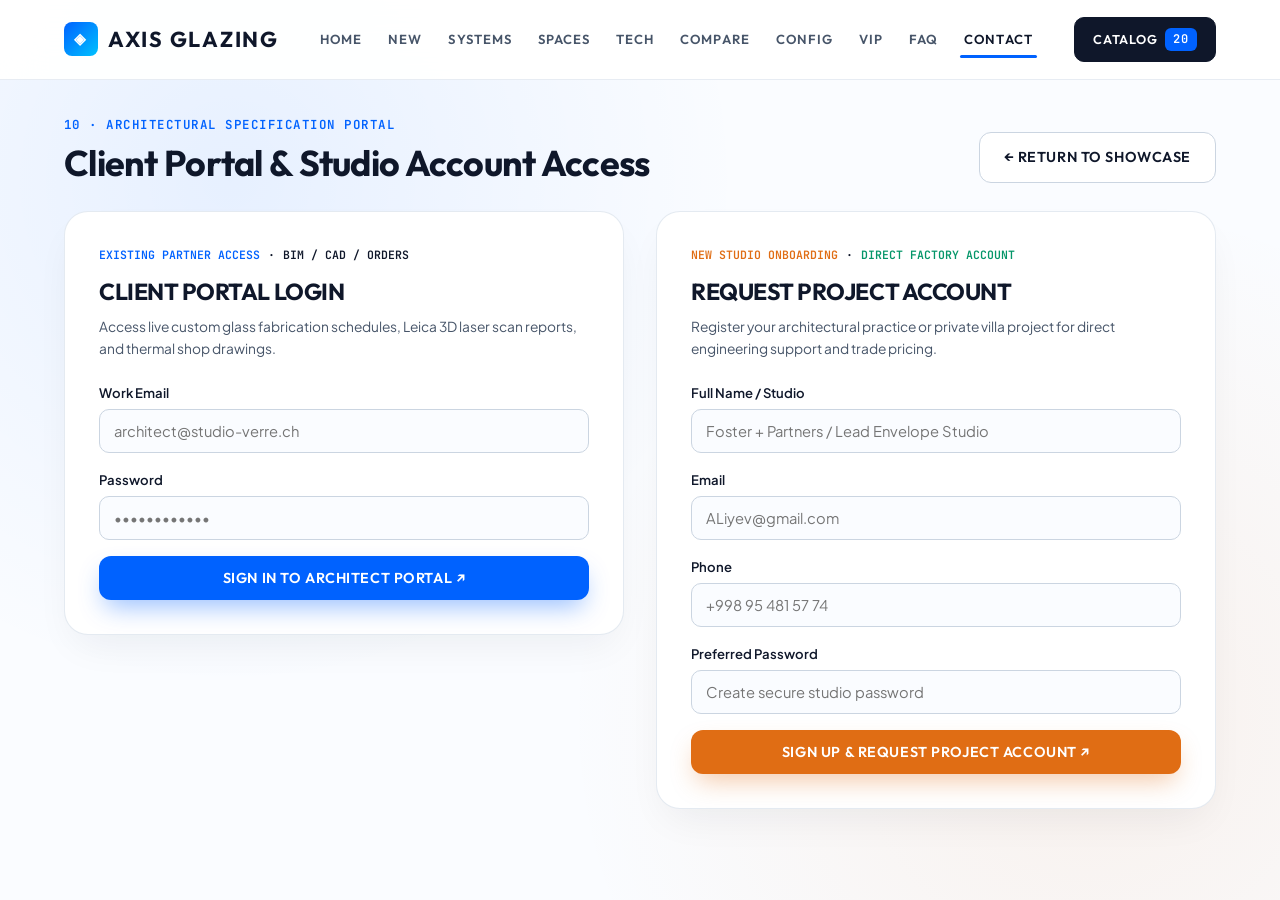
<file: contact.html>
<!doctype html>
<html lang="en">
  <head>
    <meta charset="UTF-8" />
    <meta name="viewport" content="width=device-width, initial-scale=1.0" />
    <title>AXIS — Client Portal &amp; Project Account Access</title>
    <meta
      name="description"
      content="AXIS Architectural Glazing client portal login and studio project account registration."
    />
    <link rel="icon" type="image/x-icon" href="https://encrypted-tbn0.gstatic.com/images?q=tbn:ANd9GcRFDF_EbwtqqjIY_pFu9XllsJevfpVucaTYqhqwgW6tQA&s=10" />
    <link rel="stylesheet" href="style.css" />
  </head>
  <body class="standalone-contact">
    <header class="axis-navbar">
      <div class="container navbar-inner">
        <a href="index.html" class="brand-logo">
          <span class="brand-mark">◈</span>
          <span>AXIS GLAZING</span>
        </a>
        <nav aria-label="Primary Architectural Navigation">
          <ul class="nav-menu">
            <li><a href="index.html#page-home" class="nav-link">HOME</a></li>
            <li><a href="index.html#page-arrivals" class="nav-link">NEW</a></li>
            <li>
              <a href="index.html#page-systems" class="nav-link">SYSTEMS</a>
            </li>
            <li>
              <a href="index.html#page-spaces" class="nav-link">SPACES</a>
            </li>
            <li><a href="index.html#page-tech" class="nav-link">TECH</a></li>
            <li>
              <a href="index.html#page-compare" class="nav-link">COMPARE</a>
            </li>
            <li>
              <a href="index.html#page-config" class="nav-link">CONFIG</a>
            </li>
            <li><a href="index.html#page-vip" class="nav-link">VIP</a></li>
            <li><a href="index.html#page-faq" class="nav-link">FAQ</a></li>
            <li><a href="contact.html" class="nav-link active">CONTACT</a></li>
          </ul>
        </nav>
        <div class="nav-actions">
          <a
            href="index.html#page-systems"
            class="quote-trigger-btn"
            style="text-decoration: none"
          >
            <span>CATALOG</span>
            <span class="quote-count-badge">20</span>
          </a>
        </div>
      </div>
    </header>

    <section
      id="contact-view"
      aria-label="Client Portal Login and Project Account Registration"
    >
      <div class="container">
        <div class="section-header" style="margin-bottom: 28px">
          <div>
            <span class="section-eyebrow"
              >10 · ARCHITECTURAL SPECIFICATION PORTAL</span
            >
            <h1 class="section-title">
              Client Portal &amp; Studio Account Access
            </h1>
          </div>
          <a href="index.html" class="btn-secondary">← RETURN TO SHOWCASE</a>
        </div>

        <div class="contact-portal-grid">
          <div class="portal-card">
            <div class="tag-row">
              <span class="tag-cobalt">EXISTING PARTNER ACCESS</span
              ><span>·</span><span class="mono-spec">BIM / CAD / ORDERS</span>
            </div>
            <h2
              class="card-title"
              style="font-size: 1.45rem; margin-bottom: 6px"
            >
              CLIENT PORTAL LOGIN
            </h2>
            <p class="card-desc" style="margin-bottom: 22px">
              Access live custom glass fabrication schedules, Leica 3D laser
              scan reports, and thermal shop drawings.
            </p>
            <form onsubmit="return axisLogin(event);">
              <div class="form-group">
                <label class="form-label" for="login-email">Work Email</label>
                <input
                  class="form-input"
                  type="email"
                  id="login-email"
                  required
                  placeholder="architect@studio-verre.ch"
                />
              </div>
              <div class="form-group">
                <label class="form-label" for="login-password">Password</label>
                <input
                  class="form-input"
                  type="password"
                  id="login-password"
                  required
                  placeholder="••••••••••••"
                />
              </div>
              <button type="submit" class="btn-primary" style="width: 100%">
                SIGN IN TO ARCHITECT PORTAL ↗
              </button>
              <div id="login-status" class="portal-status-badge">
                ✓ AUTHENTICATED — CLIENT PORTAL SESSION INITIALIZED
              </div>
            </form>
          </div>

          <div class="portal-card">
            <div class="tag-row">
              <span class="tag-bronze">NEW STUDIO ONBOARDING</span><span>·</span
              ><span class="tag-volt">DIRECT FACTORY ACCOUNT</span>
            </div>
            <h2
              class="card-title"
              style="font-size: 1.45rem; margin-bottom: 6px"
            >
              REQUEST PROJECT ACCOUNT
            </h2>
            <p class="card-desc" style="margin-bottom: 22px">
              Register your architectural practice or private villa project for
              direct engineering support and trade pricing.
            </p>
            <form onsubmit="return axisRegister(event);">
              <div class="form-group">
                <label class="form-label" for="reg-name"
                  >Full Name / Studio</label
                >
                <input
                  class="form-input"
                  type="text"
                  id="reg-name"
                  required
                  placeholder="Foster + Partners / Lead Envelope Studio"
                />
              </div>
              <div class="form-group">
                <label class="form-label" for="reg-email">Email</label>
                <input
                  class="form-input"
                  type="email"
                  id="reg-email"
                  required
                  placeholder="ALiyev@gmail.com"
                />
              </div>
              <div class="form-group">
                <label class="form-label" for="reg-phone">Phone</label>
                <input
                  class="form-input"
                  type="tel"
                  id="reg-phone"
                  required
                  placeholder="+998 95 481 57 74"
                />
              </div>
              <div class="form-group">
                <label class="form-label" for="reg-password"
                  >Preferred Password</label
                >
                <input
                  class="form-input"
                  type="password"
                  id="reg-password"
                  required
                  placeholder="Create secure studio password"
                />
              </div>
              <button type="submit" class="btn-bronze" style="width: 100%">
                SIGN UP &amp; REQUEST PROJECT ACCOUNT ↗
              </button>
              <div id="reg-status" class="portal-status-badge">
                ✓ REGISTRATION CONFIRMED — STUDIO ACCOUNT PROVISIONED
              </div>
            </form>
          </div>
        </div>
      </div>
    </section>

    <script src="script.js"></script>
  </body>
</html>
</file>
<file: style.css>
@import url("https://fonts.googleapis.com/css2?family=JetBrains+Mono:wght@400;500;600&family=Outfit:wght@400;500;600;700&family=Plus+Jakarta+Sans:wght@400;500;600;700&display=swap");

:root {
  --bg-daylight: #fafcff;
  --bg-optic: #ffffff;
  --bg-mist: #f1f5f9;
  --accent-cobalt: #0062ff;
  --accent-bronze: #e06d14;
  --accent-volt: #059669;
  --accent-cyan: #00c2ff;
  --text-obsidian: #0f172a;
  --text-titanium: #475569;
  --border-glass: rgba(226, 232, 240, 0.9);
  --shadow-soft: 0 18px 42px -12px rgba(15, 23, 42, 0.07);
  --shadow-hover: 0 28px 60px -12px rgba(0, 98, 255, 0.16);
}

*,
*::before,
*::after {
  box-sizing: border-box;
  margin: 0;
  padding: 0;
}

html {
  scroll-behavior: smooth;
  scroll-padding-top: 84px;
  background-color: var(--bg-daylight);
  color: var(--text-obsidian);
  font-family:
    "Plus Jakarta Sans",
    -apple-system,
    BlinkMacSystemFont,
    sans-serif;
  -webkit-font-smoothing: antialiased;
}

body {
  background-color: var(--bg-daylight);
  color: var(--text-obsidian);
  overflow-x: hidden;
  line-height: 1.6;
}

h1,
h2,
h3,
h4,
.brand-logo,
.display-font {
  font-family: "Outfit", sans-serif;
  letter-spacing: -0.02em;
}

.mono-spec {
  font-family: "JetBrains Mono", monospace;
  font-variant-numeric: tabular-nums;
}

.container {
  width: 90vw;
  max-width: 90vw;
  margin-inline: auto;
}

#window-preloader {
  position: fixed;
  inset: 0;
  width: 100vw;
  height: 100vh;
  z-index: 999999;
  display: flex;
  align-items: center;
  justify-content: center;
  perspective: 1600px;
  overflow: hidden;
  background: radial-gradient(
    circle at 50% 45%,
    rgba(255, 255, 255, 0.96),
    rgba(241, 245, 249, 0.92)
  );
  animation: preloaderContainerExit 4.5s cubic-bezier(0.22, 1, 0.36, 1) forwards;
}

#window-preloader.preload-done {
  opacity: 0;
  visibility: hidden;
  pointer-events: none;
}

.preloader-sun-bloom {
  position: absolute;
  inset: -10%;
  background: radial-gradient(
    circle at 50% 50%,
    rgba(0, 194, 255, 0.28) 0%,
    rgba(0, 98, 255, 0.12) 35%,
    rgba(255, 255, 255, 0) 70%
  );
  opacity: 0;
  animation: sunBloomPulse 4.5s cubic-bezier(0.22, 1, 0.36, 1) forwards;
  pointer-events: none;
}

.preloader-sash {
  position: relative;
  width: 50vw;
  height: 100vh;
  background: linear-gradient(
    135deg,
    rgba(255, 255, 255, 0.92) 0%,
    rgba(241, 245, 249, 0.84) 50%,
    rgba(224, 242, 254, 0.78) 100%
  );
  backdrop-filter: blur(22px);
  display: flex;
  flex-direction: column;
  justify-content: space-between;
  padding: 48px;
  box-shadow: inset 0 0 80px rgba(0, 194, 255, 0.12);
}

.preloader-sash-left {
  border-right: 3px solid #0f172a;
  transform-origin: left center;
  animation: slideSashLeft 4.5s cubic-bezier(0.22, 1, 0.36, 1) forwards;
}

.preloader-sash-right {
  border-left: 3px solid #0f172a;
  transform-origin: right center;
  animation: slideSashRight 4.5s cubic-bezier(0.22, 1, 0.36, 1) forwards;
}

.preloader-mullion-grid {
  position: absolute;
  inset: 28px;
  border: 1px solid rgba(15, 23, 42, 0.12);
  pointer-events: none;
  background: linear-gradient(
    115deg,
    transparent 35%,
    rgba(255, 255, 255, 0.7) 48%,
    rgba(0, 194, 255, 0.18) 52%,
    transparent 65%
  );
}

.preloader-seam-line {
  position: absolute;
  top: 0;
  left: 50%;
  width: 4px;
  height: 100vh;
  transform: translateX(-50%);
  background: linear-gradient(
    180deg,
    transparent 0%,
    #00c2ff 30%,
    #0062ff 50%,
    #00c2ff 70%,
    transparent 100%
  );
  box-shadow: 0 0 28px 6px rgba(0, 194, 255, 0.75);
  z-index: 5;
  animation: seamRefractionGlide 4.5s cubic-bezier(0.22, 1, 0.36, 1) forwards;
}

.preloader-mag-lock {
  position: absolute;
  top: 50%;
  left: 50%;
  transform: translate(-50%, -50%);
  z-index: 6;
  background: #0f172a;
  color: #ffffff;
  padding: 18px 32px;
  border-radius: 14px;
  border: 1px solid rgba(0, 194, 255, 0.5);
  box-shadow: 0 20px 50px rgba(0, 98, 255, 0.3);
  text-align: center;
  animation: magLockUnlatch 4.5s cubic-bezier(0.22, 1, 0.36, 1) forwards;
}

.preloader-mag-title {
  font-family: "Outfit", sans-serif;
  font-size: 1.15rem;
  font-weight: 700;
  letter-spacing: 0.18em;
  color: #ffffff;
}

.preloader-mag-status {
  font-family: "JetBrains Mono", monospace;
  font-size: 0.72rem;
  color: #00c2ff;
  letter-spacing: 0.12em;
  margin-top: 6px;
}

@keyframes seamRefractionGlide {
  0% {
    transform: translate(-50%, -100%);
    opacity: 0;
  }
  18% {
    transform: translate(-50%, 0%);
    opacity: 1;
  }
  38% {
    transform: translate(-50%, 15%);
    opacity: 1;
  }
  55% {
    opacity: 0;
  }
  100% {
    opacity: 0;
  }
}

@keyframes magLockUnlatch {
  0% {
    transform: translate(-50%, -50%) scale(0.92);
    opacity: 0;
  }
  14% {
    transform: translate(-50%, -50%) scale(1);
    opacity: 1;
  }
  34% {
    transform: translate(-50%, -50%) scale(1.04);
    box-shadow: 0 0 40px rgba(0, 194, 255, 0.7);
  }
  48% {
    transform: translate(-50%, -50%) scale(0.82);
    opacity: 0;
  }
  100% {
    transform: translate(-50%, -50%) scale(0.82);
    opacity: 0;
  }
}

@keyframes slideSashLeft {
  0%,
  36% {
    transform: translate3d(0, 0, 0) rotateY(0deg);
  }
  88% {
    transform: translate3d(-102%, 0, -60px) rotateY(6deg);
  }
  100% {
    transform: translate3d(-105%, 0, -60px) rotateY(6deg);
  }
}

@keyframes slideSashRight {
  0%,
  36% {
    transform: translate3d(0, 0, 0) rotateY(0deg);
  }
  88% {
    transform: translate3d(102%, 0, -60px) rotateY(-6deg);
  }
  100% {
    transform: translate3d(105%, 0, -60px) rotateY(-6deg);
  }
}

@keyframes sunBloomPulse {
  0%,
  30% {
    opacity: 0;
    transform: scale(0.85);
  }
  58% {
    opacity: 1;
    transform: scale(1.15);
  }
  90% {
    opacity: 0;
    transform: scale(1.3);
  }
  100% {
    opacity: 0;
  }
}

@keyframes preloaderContainerExit {
  0%,
  84% {
    opacity: 1;
    visibility: visible;
  }
  99% {
    opacity: 0;
    visibility: visible;
    pointer-events: none;
  }
  100% {
    opacity: 0;
    visibility: hidden;
    pointer-events: none;
  }
}

.axis-navbar {
  position: fixed;
  top: 0;
  left: 0;
  right: 0;
  width: 100%;
  height: 80px;
  z-index: 99999;
  background: rgba(255, 255, 255, 0.94);
  backdrop-filter: blur(20px);
  -webkit-backdrop-filter: blur(20px);
  border-bottom: 1px solid rgba(226, 232, 240, 0.8);
  display: flex;
  align-items: center;
}

.navbar-inner {
  display: flex;
  align-items: center;
  justify-content: space-between;
  gap: 20px;
}

.brand-logo {
  display: flex;
  align-items: center;
  gap: 10px;
  text-decoration: none;
  color: var(--text-obsidian);
  font-weight: 700;
  font-size: 1.35rem;
  letter-spacing: 0.08em;
  white-space: nowrap;
  flex-shrink: 0;
}

.brand-mark {
  display: inline-flex;
  align-items: center;
  justify-content: center;
  width: 34px;
  height: 34px;
  border-radius: 8px;
  background: linear-gradient(135deg, #0062ff, #00c2ff);
  color: #ffffff;
  font-size: 0.95rem;
  font-weight: 700;
}

.nav-menu {
  display: flex;
  align-items: center;
  gap: 18px;
  list-style: none;
}

.nav-link {
  position: relative;
  display: inline-block;
  padding: 8px 4px;
  text-decoration: none;
  color: var(--text-titanium);
  font-family: "Outfit", sans-serif;
  font-size: 0.82rem;
  font-weight: 600;
  letter-spacing: 0.08em;
  text-transform: uppercase;
  transition: color 0.3s ease;
  white-space: nowrap;
}

.nav-link:hover,
.nav-link.active {
  color: var(--text-obsidian);
}

.nav-link::after {
  content: "";
  position: absolute;
  left: 0;
  right: 0;
  bottom: 0;
  height: 3px;
  background: #0062ff;
  border-radius: 2px;
  transform: scaleX(0);
  transform-origin: center;
  transition: transform 0.35s cubic-bezier(0.16, 1, 0.3, 1);
}

.nav-link.active::after,
.nav-link:hover::after {
  transform: scaleX(1);
}

.nav-actions {
  display: flex;
  align-items: center;
  gap: 12px;
  flex-shrink: 0;
}

.quote-trigger-btn {
  background: var(--text-obsidian);
  color: #ffffff;
  border: 1px solid var(--text-obsidian);
  padding: 10px 18px;
  border-radius: 10px;
  font-family: "Outfit", sans-serif;
  font-size: 0.8rem;
  font-weight: 600;
  letter-spacing: 0.06em;
  cursor: pointer;
  display: inline-flex;
  align-items: center;
  gap: 8px;
  transition: all 0.3s ease;
  white-space: nowrap;
}

.quote-trigger-btn:hover {
  background: var(--accent-cobalt);
  border-color: var(--accent-cobalt);
  box-shadow: 0 8px 22px rgba(0, 98, 255, 0.25);
}

.quote-count-badge {
  background: var(--accent-cobalt);
  color: #ffffff;
  padding: 2px 8px;
  border-radius: 6px;
  font-family: "JetBrains Mono", monospace;
  font-size: 0.75rem;
  font-weight: 600;
}

.hero-section {
  height: 100vh;
  max-height: 100vh;
  min-height: 100vh;
  padding-top: 80px;
  box-sizing: border-box;
  overflow: hidden;
  display: flex;
  align-items: center;
  background:
    radial-gradient(
      circle at 82% 22%,
      rgba(0, 194, 255, 0.12),
      transparent 42%
    ),
    radial-gradient(circle at 12% 80%, rgba(0, 98, 255, 0.07), transparent 45%),
    linear-gradient(180deg, #ffffff 0%, #fafcff 100%);
  border-bottom: 1px solid var(--border-glass);
}

.hero-grid {
  display: grid;
  grid-template-columns: 1.1fr 0.9fr;
  align-items: center;
  gap: 36px;
}

.hero-kicker {
  display: inline-flex;
  align-items: center;
  gap: 10px;
  font-family: "JetBrains Mono", monospace;
  font-size: 0.76rem;
  font-weight: 600;
  letter-spacing: 0.1em;
  text-transform: uppercase;
  color: var(--accent-cobalt);
  margin-bottom: 14px;
}

.hero-headline {
  font-size: clamp(2.35rem, 3.8vw, 3.9rem);
  line-height: 1.04;
  font-weight: 700;
  color: var(--text-obsidian);
  margin-bottom: 16px;
  text-wrap: balance;
}

.hero-headline span {
  background: linear-gradient(90deg, #0062ff 0%, #00c2ff 100%);
  -webkit-background-clip: text;
  background-clip: text;
  color: transparent;
}

.hero-lead {
  font-size: 1.02rem;
  color: var(--text-titanium);
  max-width: 60ch;
  margin-bottom: 22px;
}

.hero-specs-strip {
  display: grid;
  grid-template-columns: repeat(3, 1fr);
  gap: 14px;
  margin-bottom: 24px;
}

.hero-spec-item {
  background: var(--bg-optic);
  border: 1px solid var(--border-glass);
  border-radius: 14px;
  padding: 12px 16px;
  box-shadow: var(--shadow-soft);
}

.hero-spec-val {
  font-family: "JetBrains Mono", monospace;
  font-size: 1.15rem;
  font-weight: 700;
  color: var(--text-obsidian);
  display: block;
}

.hero-spec-val.cobalt {
  color: var(--accent-cobalt);
}
.hero-spec-val.bronze {
  color: var(--accent-bronze);
}
.hero-spec-val.volt {
  color: var(--accent-volt);
}

.hero-spec-lbl {
  font-size: 0.76rem;
  color: var(--text-titanium);
  font-weight: 500;
}

.hero-cta-row {
  display: flex;
  align-items: center;
  gap: 14px;
  flex-wrap: wrap;
}

.btn-primary {
  display: inline-flex;
  align-items: center;
  justify-content: center;
  gap: 8px;
  background: var(--accent-cobalt);
  color: #ffffff;
  text-decoration: none;
  border: none;
  padding: 13px 26px;
  border-radius: 12px;
  font-family: "Outfit", sans-serif;
  font-size: 0.9rem;
  font-weight: 600;
  letter-spacing: 0.04em;
  cursor: pointer;
  transition: all 0.3s ease;
  box-shadow: 0 12px 26px -6px rgba(0, 98, 255, 0.42);
}

.btn-primary:hover {
  background: #004ecc;
  transform: translateY(-2px);
}

.btn-secondary {
  display: inline-flex;
  align-items: center;
  justify-content: center;
  gap: 8px;
  background: var(--bg-optic);
  color: var(--text-obsidian);
  text-decoration: none;
  border: 1px solid #cbd5e1;
  padding: 13px 24px;
  border-radius: 12px;
  font-family: "Outfit", sans-serif;
  font-size: 0.9rem;
  font-weight: 600;
  letter-spacing: 0.04em;
  cursor: pointer;
  transition: all 0.3s ease;
}

.btn-secondary:hover {
  border-color: var(--accent-cobalt);
  color: var(--accent-cobalt);
}

.btn-bronze {
  display: inline-flex;
  align-items: center;
  justify-content: center;
  gap: 8px;
  background: var(--accent-bronze);
  color: #ffffff;
  text-decoration: none;
  border: none;
  padding: 13px 26px;
  border-radius: 12px;
  font-family: "Outfit", sans-serif;
  font-size: 0.9rem;
  font-weight: 600;
  letter-spacing: 0.04em;
  cursor: pointer;
  transition: all 0.3s ease;
  box-shadow: 0 12px 26px -6px rgba(224, 109, 20, 0.38);
}

.btn-bronze:hover {
  background: #c55b0b;
  transform: translateY(-2px);
}

.hero-showcase-card {
  background: var(--bg-optic);
  border: 1px solid rgba(241, 245, 249, 0.95);
  border-radius: 24px;
  padding: 18px;
  box-shadow: var(--shadow-soft);
  position: relative;
  overflow: hidden;
}

.hero-showcase-img {
  width: 100%;
  height: 400px;
  max-height: 52vh;
  object-fit: cover;
  border-radius: 20px;
  display: block;
  transform: none !important;
  transition: none !important;
  -webkit-mask-image: radial-gradient(
    98% 98% at 50% 50%,
    #000000 84%,
    rgba(0, 0, 0, 0.55) 94%,
    transparent 100%
  );
  mask-image: radial-gradient(
    98% 98% at 50% 50%,
    #000000 84%,
    rgba(0, 0, 0, 0.55) 94%,
    transparent 100%
  );
}

.hero-card-footer {
  display: flex;
  align-items: center;
  justify-content: space-between;
  padding-top: 12px;
  gap: 12px;
}

.section-block {
  padding: 88px 0;
  border-bottom: 1px solid var(--border-glass);
}

.section-block.alt-mist {
  background-color: var(--bg-mist);
}

.section-header {
  display: flex;
  align-items: flex-end;
  justify-content: space-between;
  gap: 24px;
  margin-bottom: 42px;
  flex-wrap: wrap;
}

.section-eyebrow {
  font-family: "JetBrains Mono", monospace;
  font-size: 0.78rem;
  font-weight: 600;
  letter-spacing: 0.12em;
  text-transform: uppercase;
  color: var(--accent-cobalt);
  margin-bottom: 8px;
  display: block;
}

.section-title {
  font-size: clamp(1.85rem, 2.8vw, 2.65rem);
  font-weight: 700;
  color: var(--text-obsidian);
  line-height: 1.12;
}

.section-subtitle {
  color: var(--text-titanium);
  max-width: 54ch;
  font-size: 0.96rem;
}

.arrivals-grid {
  display: grid;
  grid-template-columns: repeat(4, 1fr);
  gap: 24px;
}

.arrival-card {
  display: flex;
  flex-direction: column;
  background: var(--bg-optic);
  border: 1px solid rgba(241, 245, 249, 0.95);
  border-radius: 20px;
  padding: 14px;
  box-shadow: var(--shadow-soft);
  overflow: hidden;
}

.arrival-media {
  width: 100%;
  height: 250px;
  min-height: 250px;
  max-height: 250px;
  overflow: hidden;
  border-radius: 16px;
  position: relative;
  flex-shrink: 0;
  background: var(--bg-optic);
  isolation: isolate;
}

.arrival-media::after,
.catalog-media::after,
.config-preview-media::after,
.specs-modal-media::after {
  content: "";
  position: absolute;
  inset: 0;
  border-radius: inherit;
  pointer-events: none;
  z-index: 2;
  box-shadow:
    inset 0 0 0 3px #ffffff,
    inset 0 0 22px 8px rgba(255, 255, 255, 0.85);
}

.arrival-media img {
  width: 100%;
  height: 100%;
  object-fit: cover;
  object-position: center;
  display: block;
  -webkit-mask-image: radial-gradient(
    98% 98% at 50% 50%,
    #000000 84%,
    rgba(0, 0, 0, 0.5) 94%,
    transparent 100%
  );
  mask-image: radial-gradient(
    98% 98% at 50% 50%,
    #000000 84%,
    rgba(0, 0, 0, 0.5) 94%,
    transparent 100%
  );
}

.arrival-body {
  padding: 16px 6px 8px;
  display: flex;
  flex-direction: column;
  flex: 1;
  justify-content: space-between;
}

.tag-row {
  display: flex;
  align-items: center;
  gap: 8px;
  font-family: "JetBrains Mono", monospace;
  font-size: 0.72rem;
  font-weight: 600;
  margin-bottom: 8px;
  flex-wrap: wrap;
}

.tag-cobalt {
  color: var(--accent-cobalt);
}
.tag-bronze {
  color: var(--accent-bronze);
}
.tag-volt {
  color: var(--accent-volt);
}
.tag-cyan {
  color: #0284c7;
}

.card-title {
  font-size: 1.12rem;
  font-weight: 700;
  color: var(--text-obsidian);
  margin-bottom: 6px;
}

.card-desc {
  font-size: 0.86rem;
  color: var(--text-titanium);
  margin-bottom: 14px;
}

.card-meta-footer {
  display: flex;
  align-items: center;
  justify-content: space-between;
  padding-top: 12px;
  border-top: 1px solid var(--border-glass);
  gap: 8px;
}

.price-tag {
  font-family: "JetBrains Mono", monospace;
  font-size: 1rem;
  font-weight: 700;
  color: var(--text-obsidian);
}

.catalog-toolbar {
  display: flex;
  align-items: center;
  justify-content: space-between;
  gap: 16px;
  margin-bottom: 32px;
  flex-wrap: wrap;
  background: var(--bg-optic);
  padding: 14px 18px;
  border-radius: 16px;
  border: 1px solid var(--border-glass);
}

.filter-pills {
  display: flex;
  align-items: center;
  gap: 8px;
  flex-wrap: wrap;
}

.filter-btn {
  background: var(--bg-mist);
  color: var(--text-titanium);
  border: 1px solid transparent;
  padding: 9px 15px;
  border-radius: 10px;
  font-family: "Outfit", sans-serif;
  font-size: 0.82rem;
  font-weight: 600;
  cursor: pointer;
  transition: all 0.25s ease;
  white-space: nowrap;
}

.filter-btn:hover {
  color: var(--text-obsidian);
  border-color: #cbd5e1;
}

.filter-btn.active {
  background: var(--accent-cobalt);
  color: #ffffff;
  box-shadow: 0 6px 16px rgba(0, 98, 255, 0.25);
}

.catalog-search-wrap {
  position: relative;
  min-width: 260px;
  flex: 1;
  max-width: 340px;
}

.catalog-search-input {
  width: 100%;
  padding: 10px 14px;
  border-radius: 10px;
  border: 1px solid #cbd5e1;
  background: var(--bg-daylight);
  color: var(--text-obsidian);
  font-family: "Plus Jakarta Sans", sans-serif;
  font-size: 0.86rem;
  outline: none;
  transition: border-color 0.25s ease;
}

.catalog-search-input:focus {
  border-color: var(--accent-cobalt);
}

#catalog-grid {
  display: grid;
  grid-template-columns: repeat(4, 1fr);
  gap: 24px;
}

.catalog-card {
  display: flex;
  flex-direction: column;
  background: var(--bg-optic);
  border: 1px solid rgba(241, 245, 249, 0.95);
  border-radius: 20px;
  padding: 14px;
  box-shadow: var(--shadow-soft);
  overflow: hidden;
}

.catalog-card.hidden-card {
  display: none !important;
}

.catalog-media {
  width: 100%;
  height: 220px;
  min-height: 220px;
  max-height: 220px;
  border-radius: 14px;
  overflow: hidden;
  position: relative;
  margin-bottom: 14px;
  background: var(--bg-optic);
  isolation: isolate;
}

.catalog-media img {
  width: 100%;
  height: 100%;
  object-fit: cover;
  display: block;
  -webkit-mask-image: radial-gradient(
    98% 98% at 50% 50%,
    #000000 84%,
    rgba(0, 0, 0, 0.5) 94%,
    transparent 100%
  );
  mask-image: radial-gradient(
    98% 98% at 50% 50%,
    #000000 84%,
    rgba(0, 0, 0, 0.5) 94%,
    transparent 100%
  );
}

.catalog-actions {
  display: grid;
  grid-template-columns: 1fr 1fr;
  gap: 8px;
  margin-top: 12px;
}

.btn-sm-outline {
  background: var(--bg-mist);
  color: var(--text-obsidian);
  border: 1px solid #cbd5e1;
  padding: 9px 10px;
  border-radius: 9px;
  font-family: "Outfit", sans-serif;
  font-size: 0.78rem;
  font-weight: 600;
  cursor: pointer;
  transition: all 0.25s ease;
}

.btn-sm-outline:hover {
  border-color: var(--accent-cobalt);
  color: var(--accent-cobalt);
}

.btn-sm-solid {
  background: var(--accent-cobalt);
  color: #ffffff;
  border: 1px solid var(--accent-cobalt);
  padding: 9px 10px;
  border-radius: 9px;
  font-family: "Outfit", sans-serif;
  font-size: 0.78rem;
  font-weight: 600;
  cursor: pointer;
  transition: all 0.25s ease;
}

.btn-sm-solid:hover {
  background: #004ecc;
}

.spaces-grid {
  display: grid;
  grid-template-columns: repeat(3, 1fr);
  gap: 24px;
}

.space-card {
  height: 300px;
  max-height: 300px;
  overflow: hidden;
  border-radius: 20px;
  position: relative;
  border: none;
  box-shadow: var(--shadow-soft);
  isolation: isolate;
}

.space-card img {
  width: 100%;
  height: 100%;
  max-height: 300px;
  object-fit: cover;
  display: block;
}

.space-overlay {
  position: absolute;
  inset: 0;
  background: linear-gradient(
    180deg,
    rgba(15, 23, 42, 0.04) 20%,
    rgba(15, 23, 42, 0.84) 100%
  );
  box-shadow: inset 0 0 0 2px rgba(255, 255, 255, 0.22);
  border-radius: 20px;
  display: flex;
  flex-direction: column;
  justify-content: flex-end;
  padding: 22px;
  color: #ffffff;
}

.space-tag {
  font-family: "JetBrains Mono", monospace;
  font-size: 0.72rem;
  color: var(--accent-cyan);
  letter-spacing: 0.08em;
  text-transform: uppercase;
  margin-bottom: 4px;
}

.space-title {
  font-size: 1.18rem;
  font-weight: 700;
  color: #ffffff;
}

.space-meta {
  font-size: 0.82rem;
  color: #e2e8f0;
  margin-top: 2px;
}

.tech-grid {
  display: grid;
  grid-template-columns: repeat(3, 1fr);
  gap: 24px;
}

.tech-card {
  background: var(--bg-optic);
  border: 1px solid rgba(241, 245, 249, 0.95);
  border-radius: 20px;
  padding: 18px;
  box-shadow: var(--shadow-soft);
  overflow: hidden;
}

.tech-banner-img {
  width: 100%;
  height: 220px;
  min-height: 220px;
  object-fit: cover;
  border-radius: 14px;
  margin-bottom: 16px;
  display: block;
  -webkit-mask-image: radial-gradient(
    98% 98% at 50% 50%,
    #000000 84%,
    rgba(0, 0, 0, 0.5) 94%,
    transparent 100%
  );
  mask-image: radial-gradient(
    98% 98% at 50% 50%,
    #000000 84%,
    rgba(0, 0, 0, 0.5) 94%,
    transparent 100%
  );
}

.compare-table-wrap {
  background: var(--bg-optic);
  border: 1px solid var(--border-glass);
  border-radius: 20px;
  overflow-x: auto;
  box-shadow: var(--shadow-soft);
}

.compare-table {
  width: 100%;
  border-collapse: collapse;
  text-align: left;
  min-width: 780px;
}

.compare-table th,
.compare-table td {
  padding: 18px 20px;
  border-bottom: 1px solid var(--border-glass);
  font-size: 0.9rem;
}

.compare-table thead th {
  background: var(--bg-mist);
  font-family: "Outfit", sans-serif;
  font-weight: 700;
  color: var(--text-obsidian);
  font-size: 0.95rem;
}

.compare-table tbody tr:hover {
  background: rgba(0, 98, 255, 0.03);
}

.compare-highlight {
  color: var(--accent-cobalt);
  font-weight: 700;
}

.config-layout {
  display: grid;
  grid-template-columns: 0.95fr 1.05fr;
  gap: 32px;
  background: var(--bg-optic);
  border: 1px solid rgba(241, 245, 249, 0.95);
  border-radius: 24px;
  padding: 28px;
  box-shadow: var(--shadow-soft);
}

.scenario-buttons {
  display: grid;
  grid-template-columns: 1fr 1fr;
  gap: 12px;
  margin-bottom: 22px;
}

.scenario-btn {
  padding: 14px 16px;
  border-radius: 14px;
  border: 1px solid #cbd5e1;
  background: var(--bg-daylight);
  color: var(--text-obsidian);
  text-align: left;
  cursor: pointer;
  transition: all 0.25s ease;
}

.scenario-btn.active {
  background: var(--accent-cobalt);
  color: #ffffff;
  border-color: var(--accent-cobalt);
  box-shadow: 0 10px 24px rgba(0, 98, 255, 0.25);
}

.scenario-btn-title {
  font-family: "Outfit", sans-serif;
  font-weight: 700;
  font-size: 0.92rem;
  display: block;
}

.scenario-btn-sub {
  font-family: "JetBrains Mono", monospace;
  font-size: 0.72rem;
  opacity: 0.85;
}

.config-preview-media {
  width: 100%;
  height: 340px;
  border-radius: 18px;
  overflow: hidden;
  position: relative;
  background: var(--bg-optic);
  isolation: isolate;
}

.config-preview-media img {
  width: 100%;
  height: 100%;
  object-fit: cover;
  display: block;
  -webkit-mask-image: radial-gradient(
    98% 98% at 50% 50%,
    #000000 84%,
    rgba(0, 0, 0, 0.5) 94%,
    transparent 100%
  );
  mask-image: radial-gradient(
    98% 98% at 50% 50%,
    #000000 84%,
    rgba(0, 0, 0, 0.5) 94%,
    transparent 100%
  );
}

.config-metrics-grid {
  display: grid;
  grid-template-columns: repeat(3, 1fr);
  gap: 12px;
  margin: 18px 0;
}

.config-metric-box {
  background: var(--bg-mist);
  padding: 14px;
  border-radius: 12px;
}

.vip-showcase {
  background: linear-gradient(135deg, #0f172a 0%, #1e293b 100%);
  color: #ffffff;
  border-radius: 28px;
  padding: 36px;
  display: grid;
  grid-template-columns: 1.05fr 0.95fr;
  gap: 36px;
  align-items: center;
  box-shadow: 0 28px 65px rgba(15, 23, 42, 0.22);
}

.vip-banner-img {
  width: 100%;
  height: 380px;
  object-fit: cover;
  border-radius: 20px;
  display: block;
  border: none;
  -webkit-mask-image: radial-gradient(
    98% 98% at 50% 50%,
    #000000 85%,
    rgba(0, 0, 0, 0.55) 95%,
    transparent 100%
  );
  mask-image: radial-gradient(
    98% 98% at 50% 50%,
    #000000 85%,
    rgba(0, 0, 0, 0.55) 95%,
    transparent 100%
  );
}

.reviews-grid {
  display: grid;
  grid-template-columns: repeat(4, 1fr);
  gap: 24px;
  margin-bottom: 48px;
}

.review-card {
  background: var(--bg-optic);
  border: 1px solid rgba(241, 245, 249, 0.95);
  border-radius: 20px;
  padding: 22px;
  box-shadow: var(--shadow-soft);
  display: flex;
  flex-direction: column;
  justify-content: space-between;
}

.review-header {
  display: flex;
  align-items: center;
  gap: 14px;
  margin-bottom: 14px;
}

.reviewer-avatar {
  width: 56px;
  height: 56px;
  min-width: 56px;
  min-height: 56px;
  border-radius: 50%;
  object-fit: cover;
  border: 2px solid #0062ff;
  display: block;
}

.faq-list {
  display: grid;
  grid-template-columns: repeat(2, 1fr);
  gap: 18px;
}

.faq-item {
  background: var(--bg-optic);
  border: 1px solid var(--border-glass);
  border-radius: 16px;
  overflow: hidden;
}

.faq-trigger {
  width: 100%;
  padding: 20px 22px;
  background: transparent;
  border: none;
  text-align: left;
  font-family: "Outfit", sans-serif;
  font-size: 1rem;
  font-weight: 700;
  color: var(--text-obsidian);
  display: flex;
  align-items: center;
  justify-content: space-between;
  cursor: pointer;
}

.faq-answer {
  padding: 0 22px 20px;
  color: var(--text-titanium);
  font-size: 0.9rem;
  display: none;
}

.faq-item.open .faq-answer {
  display: block;
}

.reveal-card {
  opacity: 0;
  transform: translateY(50px) scale(0.95);
  transition:
    all 1.2s cubic-bezier(0.16, 1, 0.3, 1),
    opacity 1.3s cubic-bezier(0.16, 1, 0.3, 1),
    transform 1.3s cubic-bezier(0.16, 1, 0.3, 1);
}

.reveal-card.revealed {
  opacity: 1;
  transform: translateY(0) scale(1);
}

.arrival-card,
.catalog-card,
.space-card,
.tech-card,
.review-card {
  transition: all 1.2s cubic-bezier(0.16, 1, 0.3, 1);
}

.arrival-card:hover,
.catalog-card:hover,
.space-card:hover,
.tech-card:hover,
.review-card:hover {
  transform: translateY(-12px) scale(1.02);
  box-shadow: var(--shadow-hover);
  border-color: rgba(224, 242, 254, 0.9);
}

.hero-showcase-card,
.hero-showcase-card:hover {
  transform: none !important;
}

.arrival-card img,
.catalog-card img,
.space-card img {
  transition: transform 1.4s cubic-bezier(0.16, 1, 0.3, 1);
}

.arrival-card:hover img,
.catalog-card:hover img,
.space-card:hover img {
  transform: scale(1.08);
}

.modal-backdrop,
.drawer-backdrop {
  position: fixed;
  inset: 0;
  background: rgba(15, 23, 42, 0.55);
  backdrop-filter: blur(8px);
  z-index: 100000;
  display: none;
  align-items: center;
  justify-content: center;
}

.modal-backdrop.open,
.drawer-backdrop.open {
  display: flex;
}

.specs-modal-box {
  background: var(--bg-optic);
  width: 92%;
  max-width: 760px;
  border-radius: 24px;
  padding: 28px;
  border: 1px solid var(--border-glass);
  box-shadow: 0 30px 70px rgba(15, 23, 42, 0.25);
  display: grid;
  grid-template-columns: 1fr 1.1fr;
  gap: 24px;
  position: relative;
}

.specs-modal-media {
  position: relative;
  border-radius: 16px;
  overflow: hidden;
  background: var(--bg-optic);
  isolation: isolate;
}

.specs-modal-media img {
  width: 100%;
  height: 280px;
  object-fit: cover;
  border-radius: 16px;
  display: block;
  -webkit-mask-image: radial-gradient(
    98% 98% at 50% 50%,
    #000000 84%,
    rgba(0, 0, 0, 0.5) 94%,
    transparent 100%
  );
  mask-image: radial-gradient(
    98% 98% at 50% 50%,
    #000000 84%,
    rgba(0, 0, 0, 0.5) 94%,
    transparent 100%
  );
}

.quote-drawer-panel {
  margin-left: auto;
  width: 100%;
  max-width: 440px;
  height: 100vh;
  background: var(--bg-optic);
  padding: 28px;
  display: flex;
  flex-direction: column;
  justify-content: space-between;
  box-shadow: -20px 0 60px rgba(15, 23, 42, 0.2);
}

.laser-progress-box {
  background: var(--bg-mist);
  padding: 14px;
  border-radius: 12px;
  margin: 14px 0;
}

.laser-bar-track {
  width: 100%;
  height: 8px;
  background: #cbd5e1;
  border-radius: 99px;
  overflow: hidden;
  margin-top: 8px;
}

.laser-bar-fill {
  height: 100%;
  background: linear-gradient(90deg, #0062ff, #059669);
  width: 0%;
  transition: width 0.4s ease;
}

.quote-items-list {
  flex: 1;
  overflow-y: auto;
  display: flex;
  flex-direction: column;
  gap: 12px;
  padding-right: 4px;
}

.quote-line-item {
  display: grid;
  grid-template-columns: 64px 1fr auto;
  gap: 12px;
  align-items: center;
  padding: 10px;
  border: 1px solid var(--border-glass);
  border-radius: 12px;
}

.quote-line-item img {
  width: 64px;
  height: 54px;
  object-fit: cover;
  border-radius: 8px;
  display: block;
}

body.contact-mode main,
body.contact-mode footer {
  display: none !important;
}

#contact-view {
  display: none;
  padding-top: 115px;
  padding-bottom: 64px;
  min-height: 100vh;
  background:
    radial-gradient(circle at 18% 20%, rgba(0, 98, 255, 0.08), transparent 40%),
    radial-gradient(
      circle at 85% 80%,
      rgba(224, 109, 20, 0.08),
      transparent 40%
    ),
    var(--bg-daylight);
}

body.contact-mode #contact-view,
body.standalone-contact #contact-view {
  display: block !important;
}

.contact-portal-grid {
  display: grid;
  grid-template-columns: 1fr 1fr;
  gap: 32px;
  align-items: start;
}

.portal-card {
  background: var(--bg-optic);
  border: 1px solid var(--border-glass);
  border-radius: 24px;
  padding: 34px;
  box-shadow: var(--shadow-soft);
}

.form-group {
  margin-bottom: 16px;
}

.form-label {
  display: block;
  font-size: 0.82rem;
  font-weight: 600;
  color: var(--text-obsidian);
  margin-bottom: 6px;
}

.form-input {
  width: 100%;
  padding: 12px 14px;
  border-radius: 10px;
  border: 1px solid #cbd5e1;
  background: var(--bg-daylight);
  color: var(--text-obsidian);
  font-family: "Plus Jakarta Sans", sans-serif;
  font-size: 0.92rem;
  outline: none;
}

.form-input:focus {
  border-color: var(--accent-cobalt);
}

.portal-status-badge {
  display: none;
  margin-top: 14px;
  padding: 12px 16px;
  border-radius: 10px;
  background: rgba(5, 150, 105, 0.12);
  border: 1px solid var(--accent-volt);
  color: var(--accent-volt);
  font-family: "JetBrains Mono", monospace;
  font-size: 0.8rem;
  font-weight: 600;
}

.portal-status-badge.visible {
  display: block;
}

.axis-footer {
  background: #0f172a;
  color: #f8fafc;
  padding: 64px 0 42px;
}

.footer-grid {
  display: grid;
  grid-template-columns: 1.4fr 1fr 1fr 1fr;
  gap: 32px;
  margin-bottom: 40px;
}

@media (max-width: 1100px) {
  .arrivals-grid,
  #catalog-grid,
  .reviews-grid {
    grid-template-columns: repeat(2, 1fr);
  }
  .spaces-grid,
  .tech-grid {
    grid-template-columns: repeat(2, 1fr);
  }
  .hero-grid,
  .config-layout,
  .vip-showcase,
  .contact-portal-grid {
    grid-template-columns: 1fr;
  }
  .hero-section {
    height: auto;
    max-height: none;
    padding: 104px 0 48px;
  }
}
</file>
